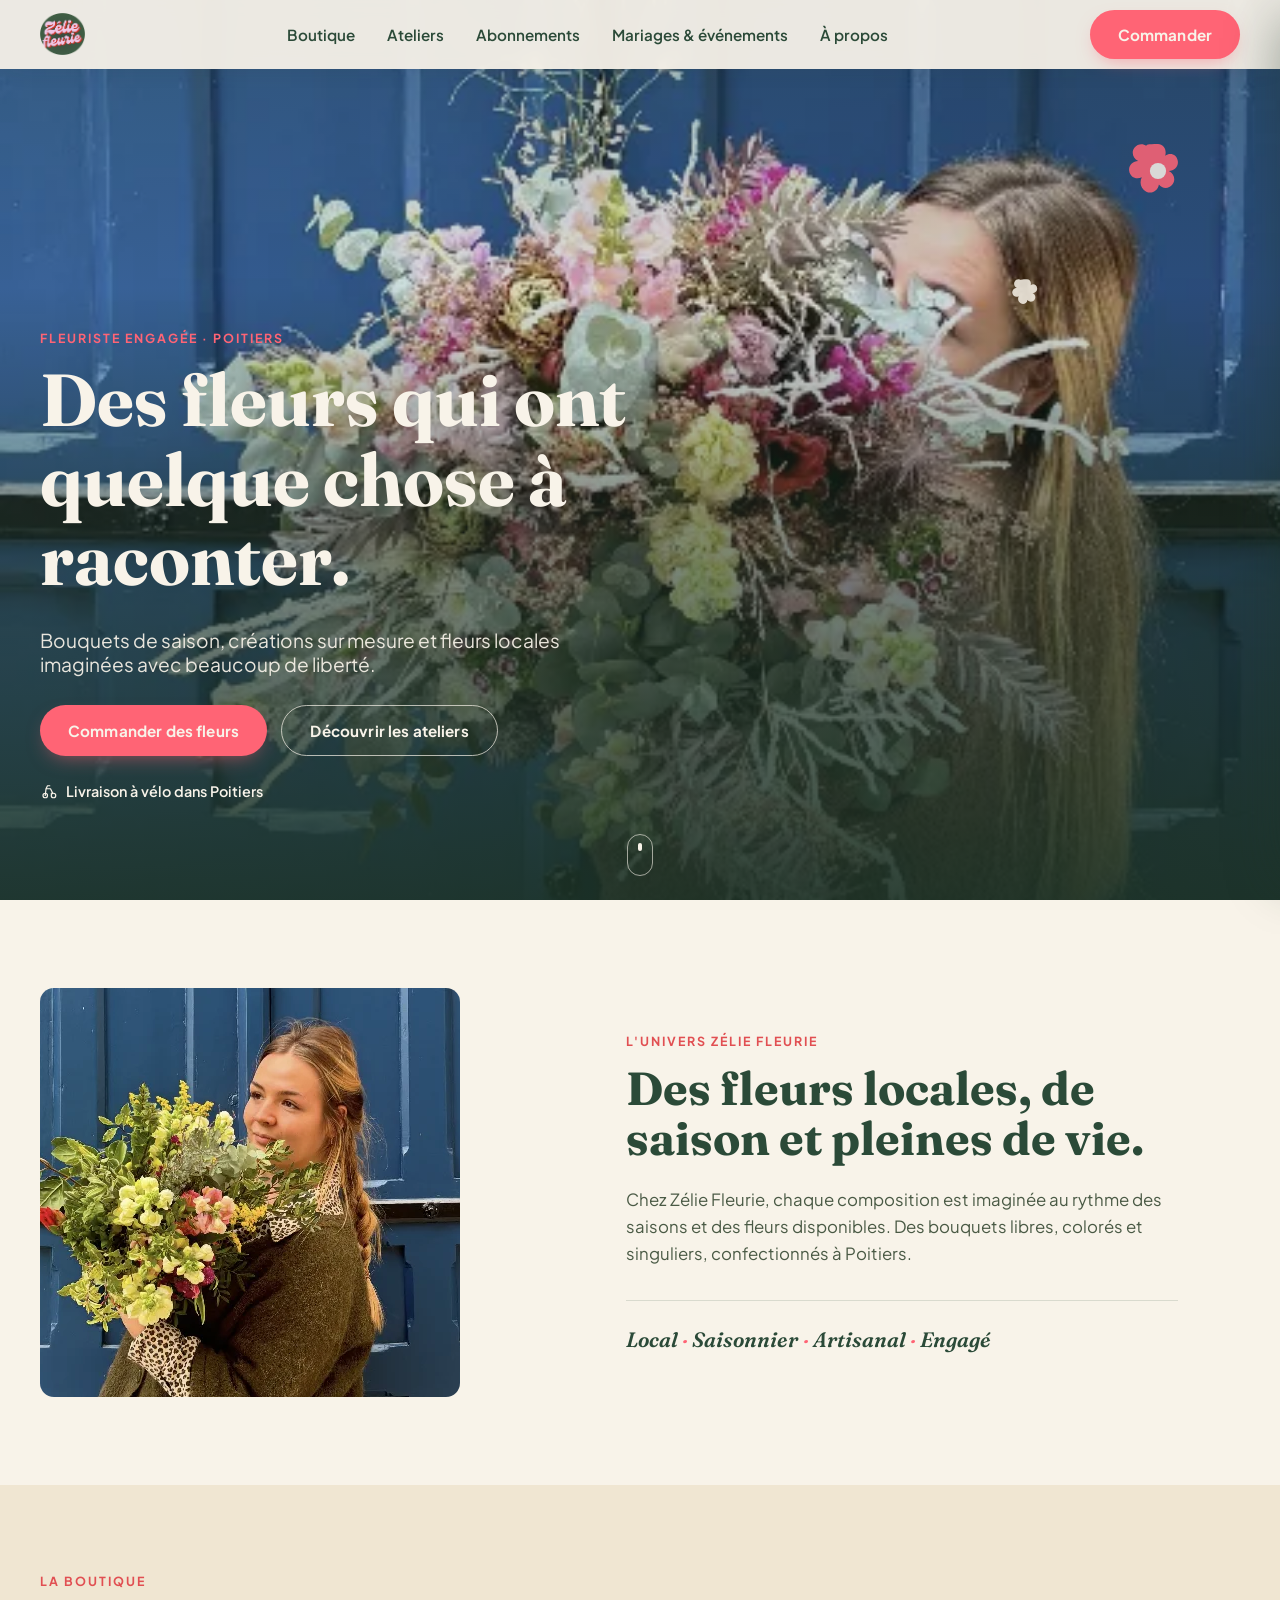
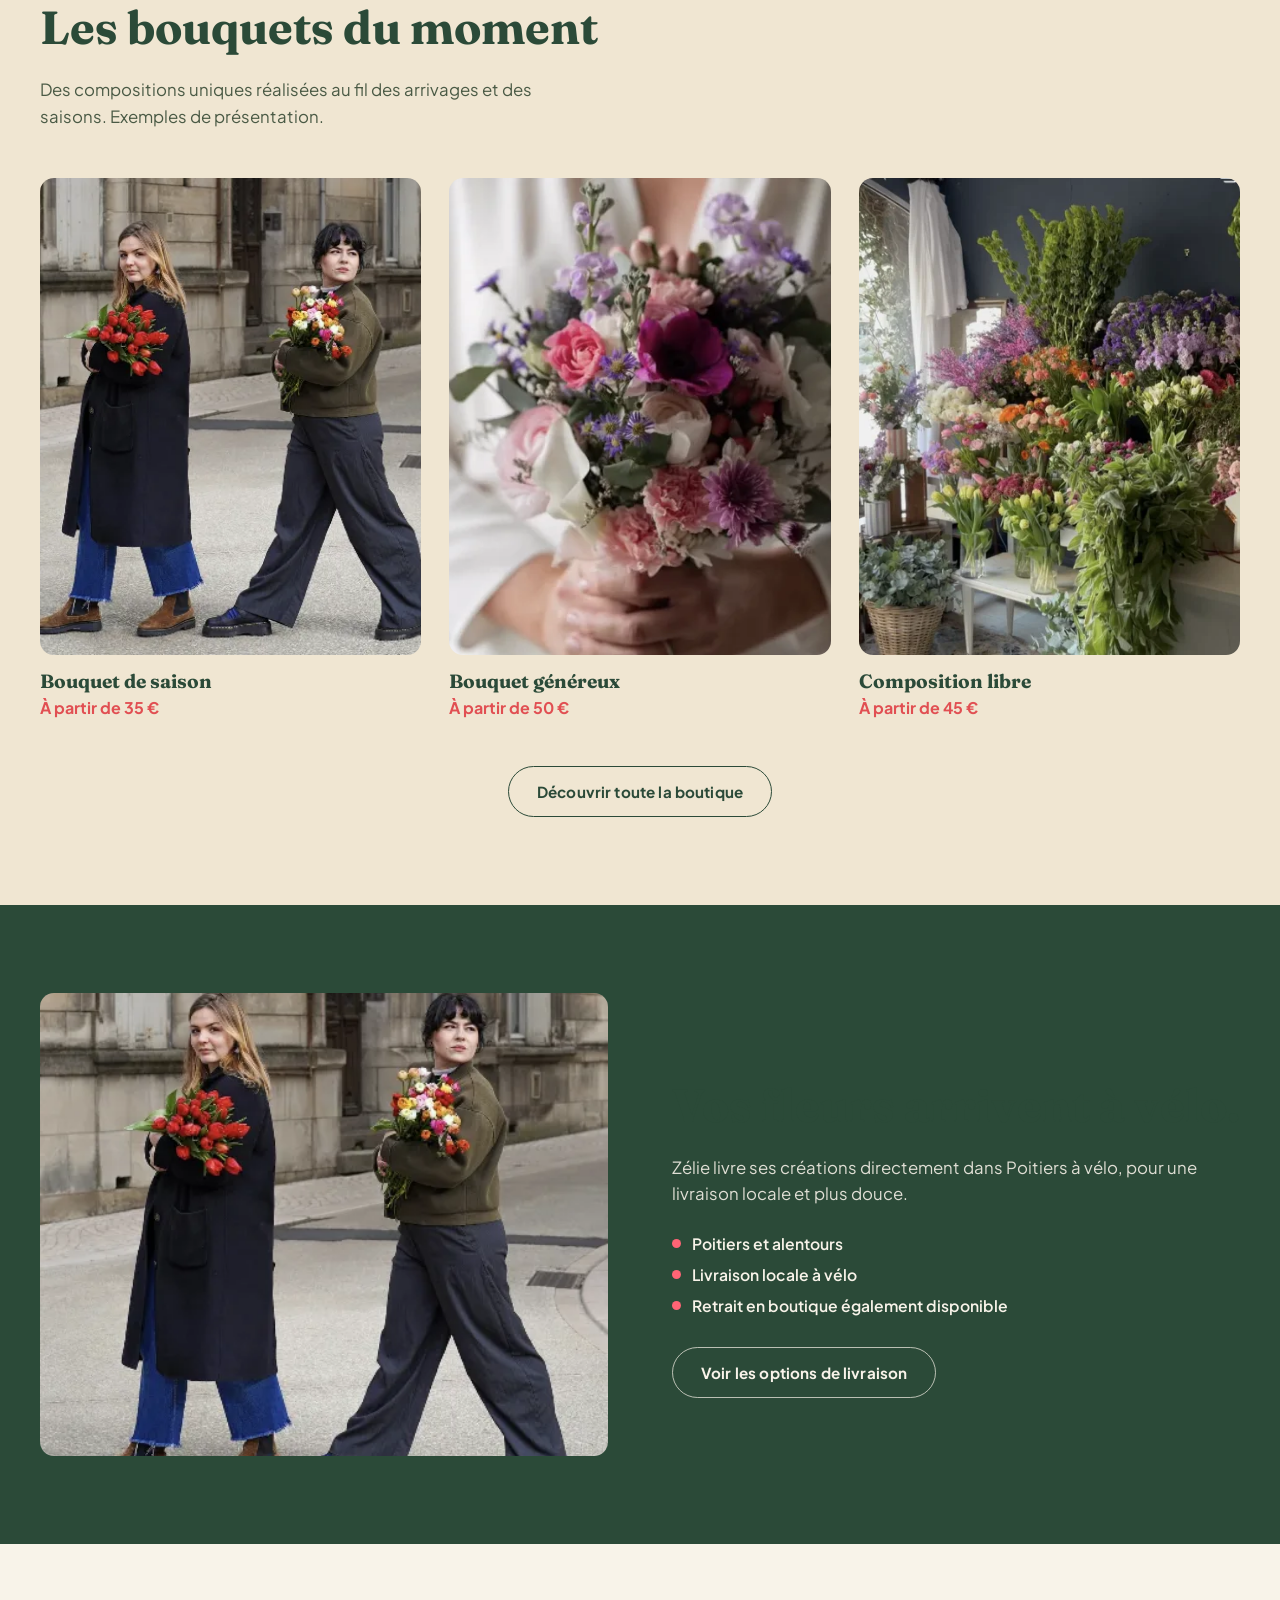
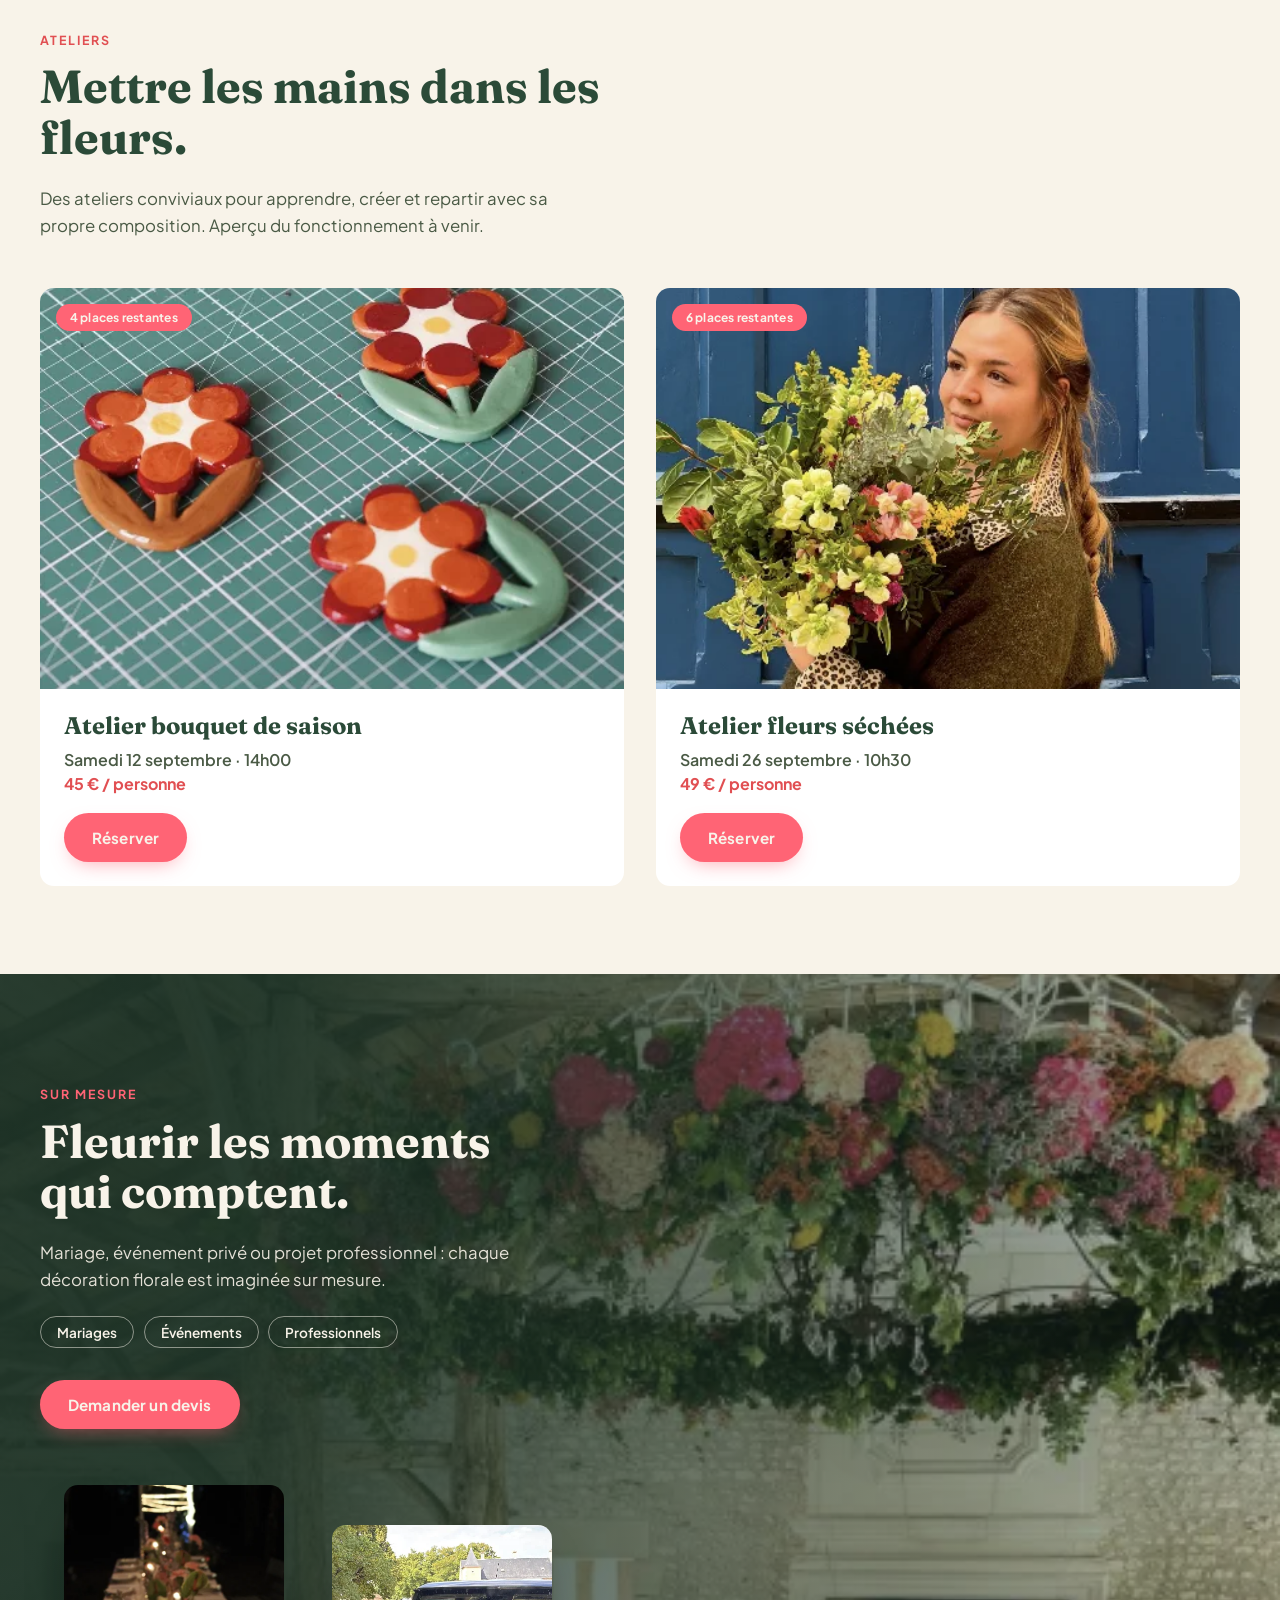
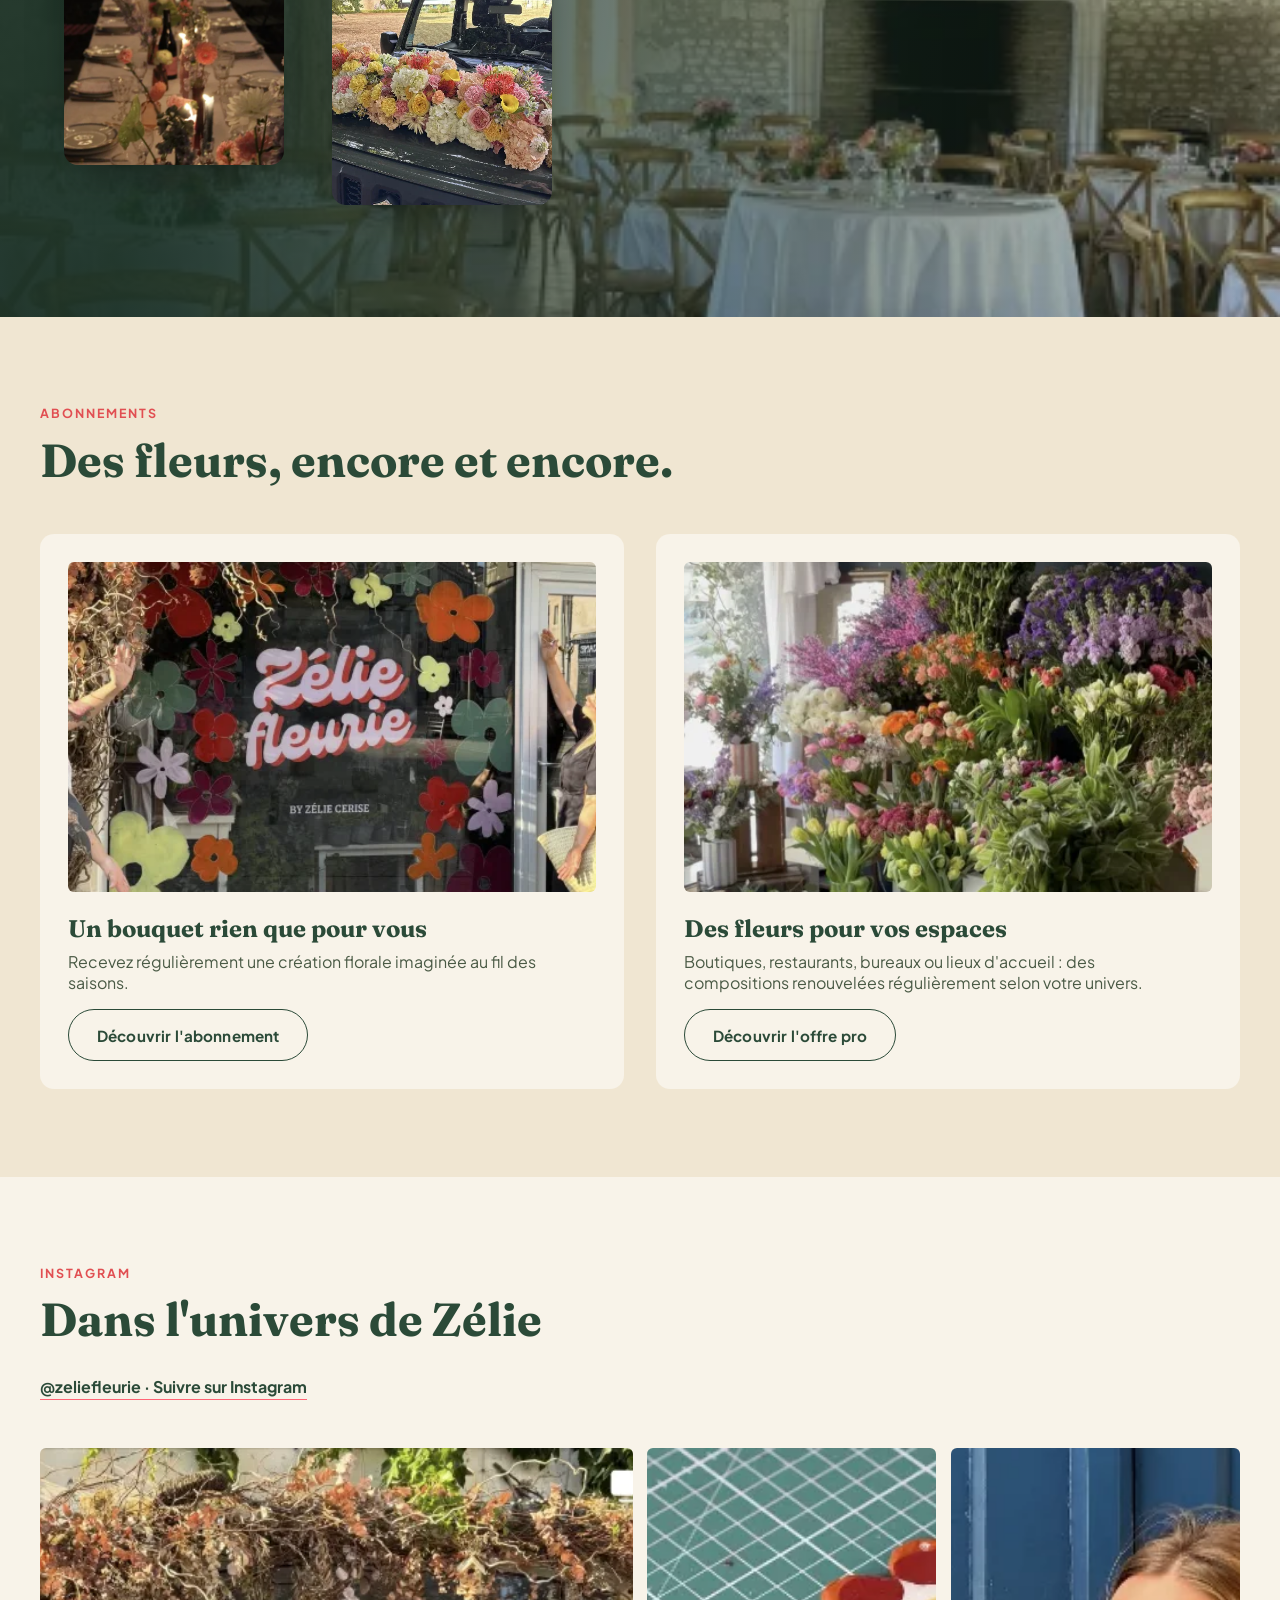
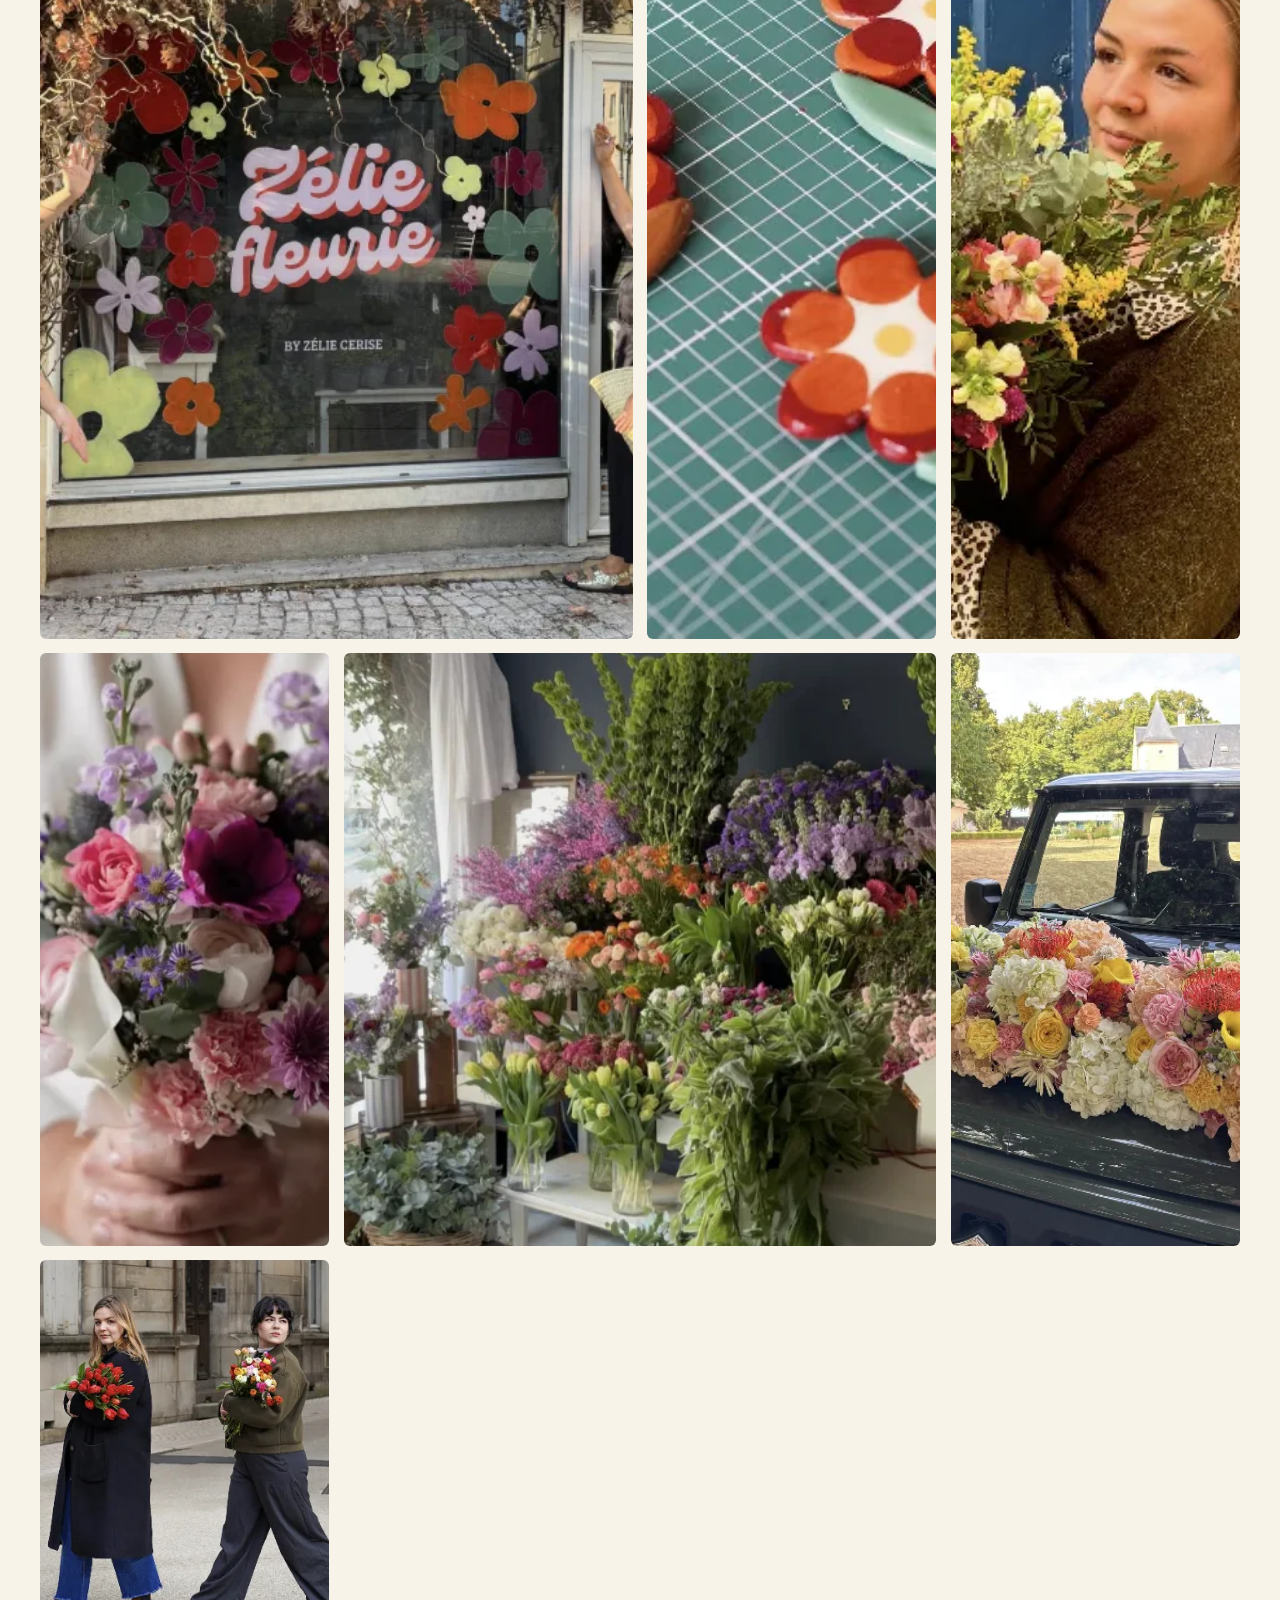
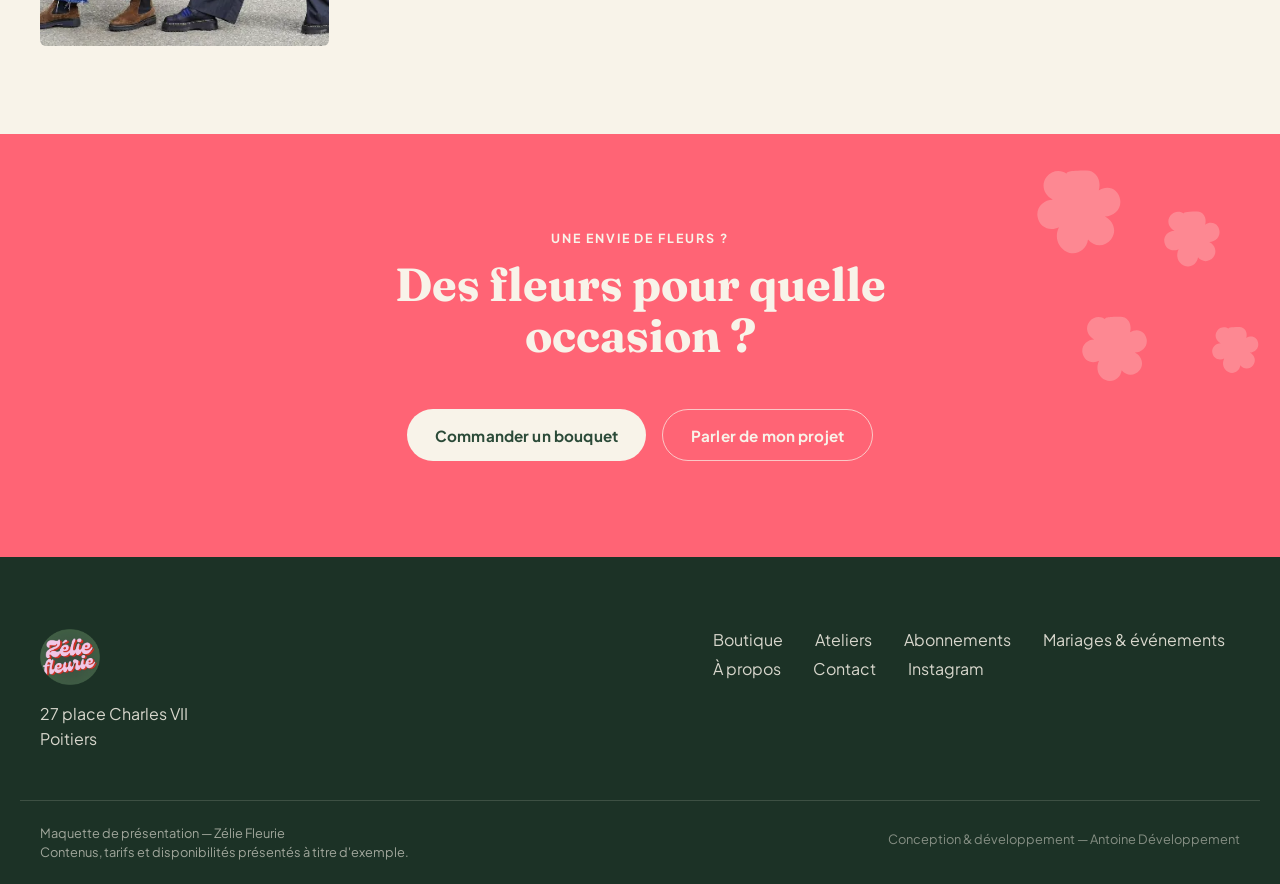
<file: index.html>
<!DOCTYPE html>
<html lang="fr">
<head>
<meta charset="UTF-8">
<meta name="viewport" content="width=device-width, initial-scale=1.0">
<title>Zélie Fleurie — Fleuriste engagée à Poitiers</title>
<meta name="description" content="Maquette de présentation — Zélie Fleurie, fleuriste engagée à Poitiers. Bouquets de saison, créations sur mesure, ateliers floraux, mariages, abonnements et livraison à vélo.">
<meta name="robots" content="noindex, nofollow">
<link rel="icon" href="assets/logo.png" type="image/png">

<link rel="preconnect" href="https://fonts.googleapis.com">
<link rel="preconnect" href="https://fonts.gstatic.com" crossorigin>
<link href="https://fonts.googleapis.com/css2?family=Fraunces:ital,opsz,wght@0,9..144,500;0,9..144,600;0,9..144,700;0,9..144,800;0,9..144,900;1,9..144,500;1,9..144,600&family=Plus+Jakarta+Sans:wght@400;500;600;700;800&display=swap" rel="stylesheet">

<link rel="stylesheet" href="css/style.css">

<!-- Ajoute js-enabled avant le premier rendu pour éviter tout flash des animations reveal -->
<script>document.documentElement.classList.add('js-enabled');</script>
</head>
<body>

<a class="skip-link" href="#main">Aller au contenu</a>

<!-- ============ HEADER ============ -->
<header class="site-header" id="site-header">
  <div class="header-inner container">
    <a class="brand" href="#top" aria-label="Zélie Fleurie — accueil">
      <img src="assets/logo.png" alt="Zélie Fleurie" width="189" height="177" class="brand-logo" decoding="async">
    </a>

    <nav class="main-nav" id="main-nav" aria-label="Navigation principale">
      <ul>
        <li><a href="#boutique">Boutique</a></li>
        <li><a href="#ateliers">Ateliers</a></li>
        <li><a href="#abonnements">Abonnements</a></li>
        <li><a href="#mariages">Mariages &amp; événements</a></li>
        <li><a href="#a-propos">À propos</a></li>
      </ul>
    </nav>

    <div class="header-actions">
      <a href="#boutique" class="btn btn-pink header-cta">Commander</a>
      <button class="icon-btn cart-btn" type="button" id="cart-toggle" aria-label="Ouvrir l'aperçu du panier" aria-haspopup="dialog" aria-controls="cart-drawer" aria-expanded="false">
        <svg viewBox="0 0 24 24" width="22" height="22" aria-hidden="true"><path d="M6 7h15l-1.5 9.5a2 2 0 0 1-2 1.7H8.7a2 2 0 0 1-2-1.7L5 4H2" fill="none" stroke="currentColor" stroke-width="1.8" stroke-linecap="round" stroke-linejoin="round"/><circle cx="9.5" cy="20.5" r="1.4" fill="currentColor"/><circle cx="17.5" cy="20.5" r="1.4" fill="currentColor"/></svg>
      </button>
      <button class="icon-btn menu-toggle" type="button" id="menu-toggle" aria-label="Ouvrir le menu" aria-expanded="false" aria-controls="mobile-nav">
        <span class="burger"></span>
      </button>
    </div>
  </div>

  <!-- Mobile nav panel -->
  <div class="mobile-nav" id="mobile-nav" aria-hidden="true" inert>
    <nav aria-label="Navigation mobile">
      <ul>
        <li><a href="#boutique">Boutique</a></li>
        <li><a href="#ateliers">Ateliers</a></li>
        <li><a href="#abonnements">Abonnements</a></li>
        <li><a href="#mariages">Mariages &amp; événements</a></li>
        <li><a href="#a-propos">À propos</a></li>
      </ul>
    </nav>
    <a href="#boutique" class="btn btn-pink mobile-cta">Commander</a>
  </div>
</header>

<div class="drawer-backdrop" id="drawer-backdrop"></div>

<main id="main">

  <span id="top" class="anchor-sentinel"></span>

  <!-- ============ HERO ============ -->
  <section class="hero" id="hero">
    <div class="hero-media">
      <picture>
        <source srcset="assets/hero-bouquet-porte-bleue.webp" type="image/webp">
        <img src="assets/hero-bouquet-porte-bleue.jpg" alt="Bouquet généreux de fleurs séchées devant la porte bleue emblématique de la boutique Zélie Fleurie" width="457" height="363" class="hero-img" fetchpriority="high" decoding="async">
      </picture>
      <div class="hero-scrim"></div>
    </div>

    <svg class="hero-flora hero-flora-1" viewBox="0 0 100 100" aria-hidden="true"><use href="#flower-shape"/></svg>
    <svg class="hero-flora hero-flora-2" viewBox="0 0 100 100" aria-hidden="true"><use href="#flower-shape"/></svg>

    <div class="hero-content container">
      <p class="eyebrow reveal" data-reveal>Fleuriste engagée · Poitiers</p>
      <h1 class="hero-title reveal" data-reveal>Des fleurs qui ont quelque chose à raconter.</h1>
      <p class="hero-subtitle reveal" data-reveal>Bouquets de saison, créations sur mesure et fleurs locales imaginées avec beaucoup de liberté.</p>

      <div class="hero-actions reveal" data-reveal>
        <a href="#boutique" class="btn btn-pink">Commander des fleurs</a>
        <a href="#ateliers" class="btn btn-outline-light">Découvrir les ateliers</a>
      </div>

      <p class="hero-note reveal" data-reveal>
        <svg viewBox="0 0 24 24" width="18" height="18" aria-hidden="true"><circle cx="7" cy="18" r="3" fill="none" stroke="currentColor" stroke-width="1.6"/><circle cx="18" cy="18" r="3" fill="none" stroke="currentColor" stroke-width="1.6"/><path d="M7 18l1-9h6l3 6h-2M8 9l2-4h3" fill="none" stroke="currentColor" stroke-width="1.6" stroke-linecap="round" stroke-linejoin="round"/></svg>
        Livraison à vélo dans Poitiers
      </p>
    </div>

    <div class="scroll-hint" aria-hidden="true"><span></span></div>
  </section>

  <!-- ============ UNIVERS ZÉLIE ============ -->
  <section class="manifesto" id="a-propos">
    <div class="container manifesto-grid">
      <div class="manifesto-media reveal" data-reveal>
        <picture>
          <source srcset="assets/zelie-portrait.webp" type="image/webp">
          <img src="assets/zelie-portrait.jpg" alt="Zélie, fleuriste, avec un bouquet devant la porte bleue de sa boutique à Poitiers" width="463" height="409" loading="lazy" decoding="async">
        </picture>
      </div>

      <div class="manifesto-text">
        <p class="eyebrow eyebrow-dark reveal" data-reveal>L'univers Zélie Fleurie</p>
        <h2 class="reveal" data-reveal>Des fleurs locales, de saison et pleines de vie.</h2>
        <p class="lead reveal" data-reveal>Chez Zélie Fleurie, chaque composition est imaginée au rythme des saisons et des fleurs disponibles. Des bouquets libres, colorés et singuliers, confectionnés à Poitiers.</p>

        <ul class="word-tags reveal" data-reveal>
          <li>Local</li>
          <li>Saisonnier</li>
          <li>Artisanal</li>
          <li>Engagé</li>
        </ul>
      </div>
    </div>
  </section>

  <!-- ============ BOUTIQUE ============ -->
  <section class="shop" id="boutique">
    <div class="container">
      <div class="section-head reveal" data-reveal>
        <p class="eyebrow eyebrow-dark">La boutique</p>
        <h2>Les bouquets du moment</h2>
        <p class="lead">Des compositions uniques réalisées au fil des arrivages et des saisons. Exemples de présentation.</p>
      </div>

      <div class="product-grid">
        <article class="product-card reveal" data-reveal>
          <button type="button" class="product-media" data-demo-action data-demo-message="La fiche produit détaillée sera disponible dans la boutique en ligne.">
            <picture>
              <source srcset="assets/duo-bouquets-rue.webp" type="image/webp">
              <img src="assets/duo-bouquets-rue.jpg" alt="Bouquets colorés de saison portés en ville" width="459" height="463" loading="lazy" decoding="async">
            </picture>
            <span class="product-cta">Voir le bouquet</span>
          </button>
          <div class="product-info">
            <h3>Bouquet de saison</h3>
            <p>À partir de 35&nbsp;€</p>
          </div>
        </article>

        <article class="product-card reveal" data-reveal>
          <button type="button" class="product-media" data-demo-action data-demo-message="La fiche produit détaillée sera disponible dans la boutique en ligne.">
            <picture>
              <source srcset="assets/wedding-bouquet-detail.webp" type="image/webp">
              <img src="assets/wedding-bouquet-detail.jpg" alt="Bouquet généreux aux tons roses et violets" width="463" height="499" loading="lazy" decoding="async">
            </picture>
            <span class="product-cta">Voir le bouquet</span>
          </button>
          <div class="product-info">
            <h3>Bouquet généreux</h3>
            <p>À partir de 50&nbsp;€</p>
          </div>
        </article>

        <article class="product-card reveal" data-reveal>
          <button type="button" class="product-media" data-demo-action data-demo-message="La fiche produit détaillée sera disponible dans la boutique en ligne.">
            <picture>
              <source srcset="assets/shop-interior.webp" type="image/webp">
              <img src="assets/shop-interior.jpg" alt="Composition libre et colorée réalisée en boutique" width="457" height="550" loading="lazy" decoding="async">
            </picture>
            <span class="product-cta">Voir le bouquet</span>
          </button>
          <div class="product-info">
            <h3>Composition libre</h3>
            <p>À partir de 45&nbsp;€</p>
          </div>
        </article>
      </div>

      <div class="section-cta reveal" data-reveal>
        <button type="button" class="btn btn-outline-dark" data-demo-action data-demo-message="La boutique complète sera disponible après le lancement du site.">Découvrir toute la boutique</button>
      </div>
    </div>
  </section>

  <!-- ============ LIVRAISON À VÉLO ============ -->
  <section class="delivery">
    <div class="container delivery-grid">
      <div class="delivery-media reveal" data-reveal>
        <picture>
          <source srcset="assets/duo-bouquets-rue.webp" type="image/webp">
          <img src="assets/duo-bouquets-rue.jpg" alt="Deux personnes portant des bouquets colorés dans les rues de Poitiers" width="459" height="463" loading="lazy" decoding="async">
        </picture>
      </div>

      <div class="delivery-text">
        <p class="eyebrow reveal" data-reveal>Livraison</p>
        <h2 class="reveal" data-reveal>Vos fleurs arrivent à vélo.</h2>
        <p class="lead reveal" data-reveal>Zélie livre ses créations directement dans Poitiers à vélo, pour une livraison locale et plus douce.</p>

        <ul class="check-list reveal" data-reveal>
          <li>Poitiers et alentours</li>
          <li>Livraison locale à vélo</li>
          <li>Retrait en boutique également disponible</li>
        </ul>

        <button type="button" class="btn btn-outline-light reveal" data-reveal data-demo-action data-demo-message="Les options de livraison seront disponibles sur le site final.">Voir les options de livraison</button>
      </div>
    </div>
  </section>

  <!-- ============ ATELIERS ============ -->
  <section class="workshops" id="ateliers">
    <div class="container">
      <div class="section-head reveal" data-reveal>
        <p class="eyebrow eyebrow-dark">Ateliers</p>
        <h2>Mettre les mains dans les fleurs.</h2>
        <p class="lead">Des ateliers conviviaux pour apprendre, créer et repartir avec sa propre composition. Aperçu du fonctionnement à venir.</p>
      </div>

      <div class="workshop-grid">
        <article class="workshop-card reveal" data-reveal>
          <div class="workshop-media">
            <picture>
              <source srcset="assets/craft-detail.webp" type="image/webp">
              <img src="assets/craft-detail.jpg" alt="Détail d'une composition florale réalisée à la main, en atelier" width="456" height="429" loading="lazy" decoding="async">
            </picture>
            <span class="badge badge-pink">4 places restantes</span>
          </div>
          <div class="workshop-info">
            <h3>Atelier bouquet de saison</h3>
            <p class="workshop-meta">Samedi 12 septembre · 14h00</p>
            <p class="workshop-price">45&nbsp;€ / personne</p>
            <button type="button" class="btn btn-pink" data-demo-action data-demo-message="La réservation et le paiement en ligne seront disponibles sur le site final.">Réserver</button>
          </div>
        </article>

        <article class="workshop-card reveal" data-reveal>
          <div class="workshop-media">
            <picture>
              <source srcset="assets/zelie-portrait.webp" type="image/webp">
              <img src="assets/zelie-portrait.jpg" alt="Zélie avec un bouquet, animatrice des ateliers floraux" width="463" height="409" loading="lazy" decoding="async">
            </picture>
            <span class="badge badge-pink">6 places restantes</span>
          </div>
          <div class="workshop-info">
            <h3>Atelier fleurs séchées</h3>
            <p class="workshop-meta">Samedi 26 septembre · 10h30</p>
            <p class="workshop-price">49&nbsp;€ / personne</p>
            <button type="button" class="btn btn-pink" data-demo-action data-demo-message="La réservation et le paiement en ligne seront disponibles sur le site final.">Réserver</button>
          </div>
        </article>
      </div>
    </div>
  </section>

  <!-- ============ MARIAGES & ÉVÉNEMENTS ============ -->
  <section class="wedding" id="mariages">
    <div class="wedding-bg">
      <picture>
        <source srcset="assets/wedding-hall.webp" type="image/webp">
        <img src="assets/wedding-hall.jpg" alt="Décoration florale suspendue au-dessus d'une salle de réception de mariage" width="456" height="528" loading="lazy" decoding="async">
      </picture>
      <div class="wedding-scrim"></div>
    </div>

    <div class="container wedding-inner">
      <div class="wedding-panel reveal" data-reveal>
        <p class="eyebrow">Sur mesure</p>
        <h2>Fleurir les moments qui comptent.</h2>
        <p class="lead">Mariage, événement privé ou projet professionnel&nbsp;: chaque décoration florale est imaginée sur mesure.</p>

        <ul class="tag-row">
          <li>Mariages</li>
          <li>Événements</li>
          <li>Professionnels</li>
        </ul>

        <button type="button" class="btn btn-pink" data-demo-action data-demo-message="Le formulaire de devis sera disponible dans la version finale.">Demander un devis</button>
      </div>
    </div>

    <div class="wedding-thumbs">
      <picture>
        <source srcset="assets/wedding-table-night.webp" type="image/webp">
        <img src="assets/wedding-table-night.jpg" alt="Table de mariage dressée en soirée, décorée de fleurs et bougies" width="466" height="586" loading="lazy" decoding="async" class="reveal" data-reveal>
      </picture>
      <picture>
        <source srcset="assets/wedding-car.webp" type="image/webp">
        <img src="assets/wedding-car.jpg" alt="Fleurs de mariage installées sur le capot d'un véhicule" width="462" height="556" loading="lazy" decoding="async" class="reveal" data-reveal>
      </picture>
    </div>
  </section>

  <!-- ============ ABONNEMENTS ============ -->
  <section class="subscriptions" id="abonnements">
    <div class="container">
      <div class="section-head reveal" data-reveal>
        <p class="eyebrow eyebrow-dark">Abonnements</p>
        <h2>Des fleurs, encore et encore.</h2>
      </div>

      <div class="subscription-grid">
        <article class="subscription-panel reveal" data-reveal>
          <div class="subscription-media">
            <picture>
              <source srcset="assets/shop-window.webp" type="image/webp">
              <img src="assets/shop-window.jpg" alt="Vitrine fleurie de la boutique Zélie Fleurie" width="463" height="562" loading="lazy" decoding="async">
            </picture>
          </div>
          <h3>Un bouquet rien que pour vous</h3>
          <p>Recevez régulièrement une création florale imaginée au fil des saisons.</p>
          <button type="button" class="btn btn-outline-dark" data-demo-action data-demo-message="Les abonnements seront disponibles dans la version finale du site.">Découvrir l'abonnement</button>
        </article>

        <article class="subscription-panel reveal" data-reveal>
          <div class="subscription-media">
            <picture>
              <source srcset="assets/shop-interior.webp" type="image/webp">
              <img src="assets/shop-interior.jpg" alt="Fleurs fraîches variées présentées en boutique" width="457" height="550" loading="lazy" decoding="async">
            </picture>
          </div>
          <h3>Des fleurs pour vos espaces</h3>
          <p>Boutiques, restaurants, bureaux ou lieux d'accueil&nbsp;: des compositions renouvelées régulièrement selon votre univers.</p>
          <button type="button" class="btn btn-outline-dark" data-demo-action data-demo-message="Les abonnements seront disponibles dans la version finale du site.">Découvrir l'offre pro</button>
        </article>
      </div>
    </div>
  </section>

  <!-- ============ GALERIE ============ -->
  <section class="gallery">
    <div class="container">
      <div class="section-head reveal" data-reveal>
        <p class="eyebrow eyebrow-dark">Instagram</p>
        <h2>Dans l'univers de Zélie</h2>
        <button type="button" class="instagram-link" data-demo-action data-demo-message="Le lien Instagram sera ajouté avec l'URL officielle de Zélie.">@zeliefleurie · Suivre sur Instagram</button>
      </div>

      <div class="gallery-grid">
        <div class="gallery-item span-2 tall reveal" data-reveal>
          <picture>
            <source srcset="assets/shop-window.webp" type="image/webp">
            <img src="assets/shop-window.jpg" alt="Vitrine de la boutique Zélie Fleurie décorée de fleurs en papier" width="463" height="562" loading="lazy" decoding="async">
          </picture>
        </div>
        <div class="gallery-item reveal" data-reveal>
          <picture>
            <source srcset="assets/craft-detail.webp" type="image/webp">
            <img src="assets/craft-detail.jpg" alt="Petites fleurs en céramique faites main" width="456" height="429" loading="lazy" decoding="async">
          </picture>
        </div>
        <div class="gallery-item reveal" data-reveal>
          <picture>
            <source srcset="assets/zelie-portrait.webp" type="image/webp">
            <img src="assets/zelie-portrait.jpg" alt="Portrait de Zélie avec un bouquet" width="463" height="409" loading="lazy" decoding="async">
          </picture>
        </div>
        <div class="gallery-item tall reveal" data-reveal>
          <picture>
            <source srcset="assets/wedding-bouquet-detail.webp" type="image/webp">
            <img src="assets/wedding-bouquet-detail.jpg" alt="Bouquet de mariée aux tons roses et violets" width="463" height="499" loading="lazy" decoding="async">
          </picture>
        </div>
        <div class="gallery-item span-2 reveal" data-reveal>
          <picture>
            <source srcset="assets/shop-interior.webp" type="image/webp">
            <img src="assets/shop-interior.jpg" alt="Intérieur fleuri de la boutique" width="457" height="550" loading="lazy" decoding="async">
          </picture>
        </div>
        <div class="gallery-item reveal" data-reveal>
          <picture>
            <source srcset="assets/wedding-car.webp" type="image/webp">
            <img src="assets/wedding-car.jpg" alt="Fleurs de mariage sur un véhicule" width="462" height="556" loading="lazy" decoding="async">
          </picture>
        </div>
        <div class="gallery-item tall reveal" data-reveal>
          <picture>
            <source srcset="assets/duo-bouquets-rue.webp" type="image/webp">
            <img src="assets/duo-bouquets-rue.jpg" alt="Deux personnes portant des bouquets colorés dans la rue" width="459" height="463" loading="lazy" decoding="async">
          </picture>
        </div>
      </div>
    </div>
  </section>

  <!-- ============ CTA FINAL ============ -->
  <section class="final-cta">
    <div class="container final-cta-inner">
      <svg class="final-cta-flora" viewBox="0 0 200 200" aria-hidden="true">
        <use href="#flower-cluster"/>
      </svg>
      <p class="eyebrow reveal" data-reveal>Une envie de fleurs&nbsp;?</p>
      <h2 class="reveal" data-reveal>Des fleurs pour quelle occasion&nbsp;?</h2>
      <div class="final-cta-actions reveal" data-reveal>
        <a href="#boutique" class="btn btn-cream">Commander un bouquet</a>
        <button type="button" class="btn btn-outline-light" data-demo-action data-demo-message="Le formulaire de contact sera disponible dans la version finale.">Parler de mon projet</button>
      </div>
    </div>
  </section>

</main>

<!-- ============ FOOTER ============ -->
<footer class="site-footer">
  <div class="container footer-grid">
    <div class="footer-brand">
      <img src="assets/logo.png" alt="Zélie Fleurie" width="189" height="177" class="footer-logo" loading="lazy" decoding="async">
      <address>
        27 place Charles VII<br>
        Poitiers
      </address>
    </div>

    <nav class="footer-nav" aria-label="Liens du site">
      <ul>
        <li><a href="#boutique">Boutique</a></li>
        <li><a href="#ateliers">Ateliers</a></li>
        <li><a href="#abonnements">Abonnements</a></li>
        <li><a href="#mariages">Mariages &amp; événements</a></li>
        <li><a href="#a-propos">À propos</a></li>
        <li><button type="button" data-demo-action data-demo-message="Le formulaire de contact sera disponible dans la version finale.">Contact</button></li>
        <li><button type="button" data-demo-action data-demo-message="Le lien Instagram sera ajouté avec l'URL officielle de Zélie.">Instagram</button></li>
      </ul>
    </nav>
  </div>

  <div class="footer-bottom container">
    <div class="footer-bottom-lines">
      <p>Maquette de présentation — Zélie Fleurie</p>
      <p class="footer-note">Contenus, tarifs et disponibilités présentés à titre d'exemple.</p>
    </div>
    <p class="footer-credit">Conception &amp; développement — Antoine Développement</p>
  </div>
</footer>

<!-- Panier de démonstration -->
<aside class="cart-drawer" id="cart-drawer" role="dialog" aria-modal="true" aria-labelledby="cart-drawer-title" aria-hidden="true" inert>
  <div class="cart-drawer-head">
    <h2 id="cart-drawer-title">Votre panier</h2>
    <button type="button" class="icon-btn" id="cart-drawer-close" aria-label="Fermer le panier">
      <svg viewBox="0 0 24 24" width="20" height="20" aria-hidden="true"><path d="M5 5l14 14M19 5L5 19" fill="none" stroke="currentColor" stroke-width="1.8" stroke-linecap="round"/></svg>
    </button>
  </div>
  <div class="cart-drawer-body">
    <p>Votre panier est vide pour le moment.</p>
    <p>La boutique complète et le paiement en ligne seront disponibles dans la version finale du site.</p>
  </div>
  <button type="button" class="btn btn-outline-dark cart-drawer-dismiss">Fermer</button>
</aside>

<!-- Toasts de démonstration -->
<div class="toast-region" id="toast-region" role="status" aria-live="polite" aria-atomic="true"></div>

<!-- Reusable inline SVG shapes -->
<svg width="0" height="0" style="position:absolute" aria-hidden="true">
  <defs>
    <g id="flower-shape">
      <path d="M50 20c6 0 10 6 8 13 6-4 13-1 14 6 1 6-4 11-10 11 6 3 8 10 4 15-4 5-11 5-15 0-1 7-8 11-14 8-6-3-8-10-5-16-6 3-13 0-14-7-1-6 4-11 10-11-6-3-8-10-4-15 3-4 9-5 13-2 0-1 1-2 13-2z" fill="currentColor"/>
      <circle cx="50" cy="50" r="9" fill="var(--color-cream)"/>
    </g>
    <g id="flower-cluster">
      <use href="#flower-shape" transform="translate(0,0) scale(0.9)" fill="var(--color-pink)"/>
      <use href="#flower-shape" transform="translate(80,30) scale(0.6)" fill="var(--color-cream)"/>
      <use href="#flower-shape" transform="translate(30,90) scale(0.7)" fill="var(--color-green-light)"/>
      <use href="#flower-shape" transform="translate(110,100) scale(0.5)" fill="var(--color-cream)"/>
    </g>
  </defs>
</svg>

<script src="js/main.js"></script>
</body>
</html>
</file>
<file: css/style.css>
/* ==========================================================================
   Zélie Fleurie — maquette commerciale
   Palette construite à partir du logo : vert forêt, rose corail, crème,
   bleu porte. Typo : Fraunces (titres) + Plus Jakarta Sans (texte).
   ========================================================================== */

:root {
  --color-green: #2b4a38;
  --color-green-deep: #1c3226;
  --color-green-light: #7fa583;
  --color-pink: #ff6475;
  --color-pink-deep: #e14f52;
  --color-cream: #f8f3e9;
  --color-cream-warm: #f0e6d2;
  --color-blue: #2e4f76;
  --color-ink: #22301f;
  --color-ink-soft: #4a5a45;

  --font-display: "Fraunces", "Iowan Old Style", Georgia, serif;
  --font-body: "Plus Jakarta Sans", -apple-system, BlinkMacSystemFont, "Segoe UI", sans-serif;

  --container-w: 1240px;
  --radius-sm: 6px;
  --radius-md: 14px;
  --header-offset: 92px;

  --ease: cubic-bezier(0.22, 1, 0.36, 1);
  --dur: 0.7s;
}

/* ---------- Reset ---------- */
*,
*::before,
*::after { box-sizing: border-box; }

html {
  scroll-behavior: smooth;
  /* Off-canvas panels (mobile nav, cart drawer) use position:fixed +
     transform to sit just off the right edge when closed; their containing
     block is the viewport, so only the root's own overflow-x can clip them
     (body's overflow-x alone is not enough to stop the phantom h-scroll). */
  overflow-x: hidden;
}

@media (prefers-reduced-motion: reduce) {
  html { scroll-behavior: auto; }
  *, *::before, *::after {
    animation-duration: 0.001ms !important;
    animation-iteration-count: 1 !important;
    transition-duration: 0.001ms !important;
    scroll-behavior: auto !important;
  }
}

body {
  margin: 0;
  font-family: var(--font-body);
  color: var(--color-ink);
  background: var(--color-cream);
  -webkit-font-smoothing: antialiased;
  overflow-x: hidden;
}

img { max-width: 100%; display: block; }

/* <picture> is a layout no-op: every existing image rule keeps targeting
   the <img> itself, whether or not it's wrapped in a <picture>/<source>. */
picture { display: contents; }

a { color: inherit; text-decoration: none; }

ul { list-style: none; margin: 0; padding: 0; }

button {
  font: inherit;
  background: none;
  border: none;
  margin: 0;
  padding: 0;
  text-align: inherit;
  cursor: pointer;
  color: inherit;
}

:focus-visible {
  outline: 2.5px solid var(--color-pink);
  outline-offset: 3px;
  border-radius: 4px;
}

h1, h2, h3 {
  font-family: var(--font-display);
  font-weight: 700;
  line-height: 1.08;
  margin: 0 0 0.5em;
  color: var(--color-green);
}

p { margin: 0 0 1em; }

.container {
  width: 100%;
  max-width: var(--container-w);
  margin-inline: auto;
  padding-inline: 1.25rem;
}

.skip-link {
  position: absolute;
  left: -999px;
  top: 0;
  background: var(--color-cream);
  color: var(--color-green);
  padding: 0.75rem 1.25rem;
  z-index: 999;
  border-radius: 0 0 var(--radius-sm) 0;
}
.skip-link:focus { left: 0; }

.anchor-sentinel { display: block; height: 0; }

/* Keep anchored sections from hiding under the fixed header when jumped to */
section[id] { scroll-margin-top: var(--header-offset); }

/* ---------- Typography helpers ---------- */
.eyebrow {
  font-family: var(--font-body);
  font-weight: 700;
  font-size: 0.78rem;
  letter-spacing: 0.16em;
  text-transform: uppercase;
  color: var(--color-pink);
  margin: 0 0 0.9rem;
}
.eyebrow-dark { color: var(--color-pink-deep); }

.lead {
  font-size: 1.05rem;
  line-height: 1.6;
  color: var(--color-ink-soft);
  max-width: 46ch;
}

h2 { font-size: clamp(1.9rem, 5vw, 2.9rem); }
h3 { font-size: clamp(1.2rem, 3vw, 1.5rem); }

/* ---------- Buttons ---------- */
.btn {
  display: inline-flex;
  align-items: center;
  justify-content: center;
  gap: 0.5rem;
  padding: 0.95rem 1.75rem;
  border-radius: 999px;
  font-weight: 700;
  font-size: 0.95rem;
  letter-spacing: 0.01em;
  transition: transform var(--dur) var(--ease), background-color 0.3s ease, color 0.3s ease, box-shadow 0.3s ease;
  white-space: nowrap;
}
.btn:hover { transform: translateY(-2px); }
.btn:active { transform: translateY(0); }

.btn-pink {
  background: var(--color-pink);
  color: var(--color-cream);
  box-shadow: 0 8px 20px -8px rgba(255, 100, 117, 0.6);
}
.btn-pink:hover { background: var(--color-pink-deep); }

.btn-cream {
  background: var(--color-cream);
  color: var(--color-green);
}
.btn-cream:hover { background: #fff; }

.btn-outline-light {
  border: 1.5px solid rgba(248, 243, 233, 0.7);
  color: var(--color-cream);
}
.btn-outline-light:hover { background: rgba(248, 243, 233, 0.12); }

.btn-outline-dark {
  border: 1.5px solid var(--color-green);
  color: var(--color-green);
}
.btn-outline-dark:hover { background: var(--color-green); color: var(--color-cream); }

/* ---------- Reveal on scroll (progressive enhancement) ----------
   Without JS (no .js-enabled on <html>), content stays fully visible.
   With JS, main.js tags <html> before first paint and the observer
   in main.js adds .is-visible as each element enters the viewport. */
.js-enabled .reveal {
  opacity: 0;
  transform: translateY(28px);
  transition: opacity var(--dur) var(--ease), transform var(--dur) var(--ease);
}
.js-enabled .reveal.is-visible { opacity: 1; transform: translateY(0); }

@media (prefers-reduced-motion: reduce) {
  .js-enabled .reveal { opacity: 1; transform: none; transition: none; }
}

/* ==========================================================================
   HEADER
   ========================================================================== */
.site-header {
  position: fixed;
  inset: 0 0 auto 0;
  z-index: 100;
  background: transparent;
  transition: background-color 0.4s ease, box-shadow 0.4s ease, padding 0.4s ease;
}

.header-inner {
  position: relative;
  z-index: 2;
  display: flex;
  align-items: center;
  justify-content: space-between;
  padding-block: 0.9rem;
  transition: padding 0.4s ease;
}

.site-header.is-scrolled {
  background: rgba(248, 243, 233, 0.94);
  backdrop-filter: blur(8px);
  box-shadow: 0 4px 24px -8px rgba(34, 48, 31, 0.15);
}
.site-header.is-scrolled .header-inner { padding-block: 0.6rem; }

.brand-logo {
  height: 52px;
  width: auto;
  object-fit: contain;
  transition: height 0.4s ease;
}
.site-header.is-scrolled .brand-logo { height: 42px; }

.main-nav { display: none; }
.main-nav ul { display: flex; gap: 2rem; }
.main-nav a {
  font-weight: 600;
  font-size: 0.95rem;
  color: var(--color-cream);
  position: relative;
  padding-block: 0.3rem;
  transition: color 0.3s ease;
}
.site-header.is-scrolled .main-nav a { color: var(--color-green); }
.main-nav a::after {
  content: "";
  position: absolute;
  left: 0; right: 100%;
  bottom: -2px;
  height: 2px;
  background: var(--color-pink);
  transition: right 0.35s var(--ease);
}
.main-nav a:hover::after { right: 0; }

.header-actions { display: flex; align-items: center; gap: 0.6rem; }

.header-cta { display: none; }

.icon-btn {
  display: inline-flex;
  align-items: center;
  justify-content: center;
  width: 44px;
  height: 44px;
  color: var(--color-cream);
  transition: color 0.3s ease;
}
.site-header.is-scrolled .icon-btn { color: var(--color-green); }

.cart-btn { display: inline-flex; }

.burger,
.burger::before,
.burger::after {
  display: block;
  width: 22px;
  height: 2px;
  background: currentColor;
  border-radius: 2px;
  transition: transform 0.3s ease, opacity 0.3s ease;
}
.burger { position: relative; }
.burger::before,
.burger::after { content: ""; position: absolute; left: 0; }
.burger::before { top: -7px; }
.burger::after { top: 7px; }
.menu-toggle[aria-expanded="true"] .burger { background: transparent; }
.menu-toggle[aria-expanded="true"] .burger::before { transform: translateY(7px) rotate(45deg); }
.menu-toggle[aria-expanded="true"] .burger::after { transform: translateY(-7px) rotate(-45deg); }

.mobile-nav {
  position: fixed;
  inset: 0;
  background: var(--color-green);
  padding: 7rem 1.5rem 2.5rem;
  display: flex;
  flex-direction: column;
  justify-content: space-between;
  transform: translateX(100%);
  transition: transform 0.45s var(--ease);
  z-index: 1;
}
.mobile-nav.is-open { transform: translateX(0); }
.mobile-nav ul { display: flex; flex-direction: column; gap: 0.4rem; }
.mobile-nav a {
  font-family: var(--font-display);
  font-size: 2rem;
  font-weight: 600;
  color: var(--color-cream);
  display: block;
  padding-block: 0.4rem;
}
.mobile-cta { align-self: flex-start; }

@media (min-width: 960px) {
  .main-nav { display: block; }
  .header-cta { display: inline-flex; }
  .menu-toggle { display: none; }
  .cart-btn { display: none; }
}

/* ==========================================================================
   HERO
   ========================================================================== */
.hero {
  position: relative;
  min-height: 100svh;
  display: flex;
  align-items: flex-end;
  overflow: hidden;
  color: var(--color-cream);
}

.hero-media { position: absolute; inset: 0; }
.hero-img {
  width: 100%;
  height: 100%;
  object-fit: cover;
  object-position: 50% 30%;
}
.hero-scrim {
  position: absolute;
  inset: 0;
  background:
    linear-gradient(0deg, rgba(28, 50, 38, 0.92) 0%, rgba(28, 50, 38, 0.55) 42%, rgba(28, 50, 38, 0.15) 68%, rgba(28, 50, 38, 0.35) 100%);
}

.hero-flora {
  position: absolute;
  width: 90px;
  height: 90px;
  color: var(--color-pink);
  opacity: 0.85;
  z-index: 1;
  animation: float-slow 9s ease-in-out infinite;
}
.hero-flora-1 { top: 14%; right: 6%; }
.hero-flora-2 { top: 30%; right: 18%; width: 46px; height: 46px; color: var(--color-cream); animation-delay: -3s; }

@media (prefers-reduced-motion: reduce) {
  .hero-flora { animation: none; }
}

@keyframes float-slow {
  0%, 100% { transform: translateY(0) rotate(0deg); }
  50% { transform: translateY(-14px) rotate(6deg); }
}

.hero-content {
  position: relative;
  z-index: 2;
  padding-bottom: 4.5rem;
  padding-top: 8rem;
}

.hero .eyebrow { color: var(--color-pink); }

.hero-title {
  font-size: clamp(2.4rem, 8vw, 4.6rem);
  color: var(--color-cream);
  max-width: 14ch;
  margin-bottom: 0.4em;
}

.hero-subtitle {
  font-size: clamp(1rem, 2.4vw, 1.2rem);
  color: rgba(248, 243, 233, 0.92);
  max-width: 42ch;
  margin-bottom: 1.8rem;
}

.hero-actions {
  display: flex;
  flex-wrap: wrap;
  gap: 0.9rem;
  margin-bottom: 1.6rem;
}

.hero-note {
  display: inline-flex;
  align-items: center;
  gap: 0.5rem;
  font-size: 0.9rem;
  font-weight: 600;
  color: var(--color-cream);
  margin: 0;
}

.scroll-hint {
  position: absolute;
  left: 50%;
  bottom: 1.5rem;
  transform: translateX(-50%);
  width: 26px;
  height: 42px;
  border: 1.5px solid rgba(248, 243, 233, 0.6);
  border-radius: 999px;
  z-index: 2;
}
.scroll-hint span {
  position: absolute;
  left: 50%;
  top: 8px;
  width: 4px;
  height: 8px;
  background: var(--color-cream);
  border-radius: 999px;
  transform: translateX(-50%);
  animation: scroll-dot 2.2s ease-in-out infinite;
}
@keyframes scroll-dot {
  0% { opacity: 1; top: 8px; }
  70% { opacity: 0; top: 20px; }
  100% { opacity: 0; top: 8px; }
}
@media (prefers-reduced-motion: reduce) {
  .scroll-hint span { animation: none; }
}
@media (max-width: 599px) {
  .scroll-hint { display: none; }
}

@media (min-width: 700px) {
  .hero-content { padding-bottom: 6rem; }
}

/* ==========================================================================
   MANIFESTO
   ========================================================================== */
.manifesto {
  padding-block: 5.5rem;
  background: var(--color-cream);
}

.manifesto-grid {
  display: grid;
  gap: 2.5rem;
}

.manifesto-media {
  width: 100%;
  max-width: 420px;
  margin-inline: auto;
}
.manifesto-media img {
  width: 100%;
  aspect-ratio: 4 / 5;
  object-fit: cover;
  border-radius: var(--radius-md);
}

.manifesto-text { max-width: 46ch; margin-inline: auto; }

.word-tags {
  display: flex;
  flex-wrap: wrap;
  gap: 0.6rem 0.9rem;
  margin-top: 2rem;
  padding-top: 1.6rem;
  border-top: 1px solid rgba(43, 74, 56, 0.15);
}
.word-tags li {
  font-family: var(--font-display);
  font-weight: 600;
  font-style: italic;
  font-size: 1.3rem;
  color: var(--color-green);
  position: relative;
}
.word-tags li:not(:last-child)::after {
  content: "·";
  position: absolute;
  right: -0.65rem;
  color: var(--color-pink);
}

@media (min-width: 860px) {
  .manifesto-grid {
    grid-template-columns: 0.85fr 1fr;
    align-items: center;
    gap: 4rem;
  }
  .manifesto-media { margin-inline: 0; }
  .manifesto-text { margin-inline: 0; }
}

/* ==========================================================================
   SECTION HEAD (shared)
   ========================================================================== */
.section-head { max-width: 56ch; margin-bottom: 3rem; }
.section-cta { margin-top: 3rem; text-align: center; }

/* ==========================================================================
   BOUTIQUE
   ========================================================================== */
.shop { padding-block: 5.5rem; background: var(--color-cream-warm); }

.product-grid {
  display: grid;
  gap: 1.75rem;
  grid-template-columns: 1fr;
}

.product-card { display: block; }

.product-media {
  position: relative;
  display: block;
  aspect-ratio: 4 / 5;
  border-radius: var(--radius-md);
  overflow: hidden;
  margin-bottom: 1rem;
}
.product-media img {
  width: 100%;
  height: 100%;
  object-fit: cover;
  transition: transform 0.7s var(--ease);
}
.product-card:hover .product-media img { transform: scale(1.06); }

.product-cta {
  position: absolute;
  left: 1rem;
  right: 1rem;
  bottom: 1rem;
  background: var(--color-cream);
  color: var(--color-green);
  text-align: center;
  padding: 0.8rem;
  border-radius: 999px;
  font-weight: 700;
  font-size: 0.9rem;
  opacity: 0;
  transform: translateY(10px);
  transition: opacity 0.4s var(--ease), transform 0.4s var(--ease);
}
.product-card:hover .product-cta,
.product-card:focus-within .product-cta { opacity: 1; transform: translateY(0); }

.product-info h3 { margin-bottom: 0.25em; font-size: 1.2rem; }
.product-info p { margin: 0; color: var(--color-pink-deep); font-weight: 700; }

@media (min-width: 640px) {
  .product-grid { grid-template-columns: repeat(2, 1fr); }
}
@media (min-width: 960px) {
  .product-grid { grid-template-columns: repeat(3, 1fr); }
}

/* ==========================================================================
   LIVRAISON À VÉLO
   ========================================================================== */
.delivery { background: var(--color-green); color: var(--color-cream); padding-block: 5.5rem; }

.delivery-grid { display: grid; gap: 2.5rem; align-items: center; }

.delivery-media img {
  width: 100%;
  aspect-ratio: 4 / 3.4;
  object-fit: cover;
  border-radius: var(--radius-md);
}

.delivery-text .lead { color: rgba(248, 243, 233, 0.88); }

.check-list { display: flex; flex-direction: column; gap: 0.75rem; margin: 1.6rem 0 2rem; }
.check-list li {
  display: flex;
  align-items: center;
  gap: 0.7rem;
  font-weight: 600;
  font-size: 0.98rem;
}
.check-list li::before {
  content: "";
  flex-shrink: 0;
  width: 9px;
  height: 9px;
  border-radius: 50%;
  background: var(--color-pink);
}

@media (min-width: 860px) {
  .delivery-grid { grid-template-columns: 1fr 1fr; gap: 4rem; }
}

/* ==========================================================================
   ATELIERS
   ========================================================================== */
.workshops { padding-block: 5.5rem; background: var(--color-cream); }

.workshop-grid {
  display: grid;
  gap: 2rem;
  grid-template-columns: 1fr;
}

.workshop-card {
  background: #fff;
  border-radius: var(--radius-md);
  overflow: hidden;
}

.workshop-media { position: relative; aspect-ratio: 16 / 11; }
.workshop-media img { width: 100%; height: 100%; object-fit: cover; }

.badge {
  position: absolute;
  top: 1rem;
  left: 1rem;
  padding: 0.4rem 0.85rem;
  border-radius: 999px;
  font-size: 0.75rem;
  font-weight: 700;
  letter-spacing: 0.02em;
}
.badge-pink { background: var(--color-pink); color: var(--color-cream); }

.workshop-info { padding: 1.5rem; }
.workshop-info h3 { margin-bottom: 0.4em; }
.workshop-meta { color: var(--color-ink-soft); font-weight: 600; margin-bottom: 0.2em; }
.workshop-price { color: var(--color-pink-deep); font-weight: 700; margin-bottom: 1.2em; }

@media (min-width: 700px) {
  .workshop-grid { grid-template-columns: repeat(2, 1fr); }
}

/* ==========================================================================
   MARIAGES & ÉVÉNEMENTS
   ========================================================================== */
.wedding {
  position: relative;
  padding-block: 6rem 3rem;
  color: var(--color-cream);
  overflow: hidden;
}

.wedding-bg { position: absolute; inset: 0; }
.wedding-bg img { width: 100%; height: 100%; object-fit: cover; object-position: 50% 35%; }
.wedding-scrim {
  position: absolute;
  inset: 0;
  background: linear-gradient(100deg, rgba(28, 50, 38, 0.94) 20%, rgba(28, 50, 38, 0.55) 60%, rgba(28, 50, 38, 0.25) 100%);
}

.wedding-inner { position: relative; z-index: 1; }
.wedding-panel { max-width: 44ch; }
.wedding-panel .eyebrow { color: var(--color-pink); }
.wedding-panel h2 { color: var(--color-cream); }
.wedding-panel .lead { color: rgba(248, 243, 233, 0.9); }

.tag-row { display: flex; flex-wrap: wrap; gap: 0.6rem; margin: 1.4rem 0 2rem; }
.tag-row li {
  border: 1px solid rgba(248, 243, 233, 0.5);
  padding: 0.4rem 1rem;
  border-radius: 999px;
  font-size: 0.85rem;
  font-weight: 600;
}

.wedding-thumbs {
  position: relative;
  z-index: 1;
  display: none;
}

@media (min-width: 860px) {
  .wedding { padding-block: 7rem; }
  .wedding-thumbs {
    display: flex;
    gap: 1.5rem;
    max-width: var(--container-w);
    margin: 3.5rem auto 0;
    padding-inline: 1.25rem;
  }
  .wedding-thumbs img {
    width: 220px;
    height: 280px;
    object-fit: cover;
    border-radius: var(--radius-md);
    box-shadow: 0 20px 40px -20px rgba(0, 0, 0, 0.5);
  }
  .wedding-thumbs picture:nth-child(2) img { margin-top: 2.5rem; }
}

/* ==========================================================================
   ABONNEMENTS
   ========================================================================== */
.subscriptions { padding-block: 5.5rem; background: var(--color-cream-warm); }

.subscription-grid {
  display: grid;
  gap: 2rem;
  grid-template-columns: 1fr;
}

.subscription-panel {
  background: var(--color-cream);
  border-radius: var(--radius-md);
  padding: 1.75rem;
}

.subscription-media { aspect-ratio: 16 / 10; border-radius: var(--radius-sm); overflow: hidden; margin-bottom: 1.5rem; }
.subscription-media img { width: 100%; height: 100%; object-fit: cover; }

.subscription-panel h3 { margin-bottom: 0.4em; }
.subscription-panel p { color: var(--color-ink-soft); max-width: 40ch; }

@media (min-width: 760px) {
  .subscription-grid { grid-template-columns: repeat(2, 1fr); }
}

/* ==========================================================================
   GALERIE
   ========================================================================== */
.gallery { padding-block: 5.5rem; background: var(--color-cream); }

.instagram-link {
  display: inline-block;
  margin-top: 0.5rem;
  font-weight: 700;
  color: var(--color-green);
  border-bottom: 1.5px solid var(--color-pink);
  padding-bottom: 2px;
}

.gallery-grid {
  display: grid;
  grid-template-columns: repeat(2, 1fr);
  gap: 0.9rem;
}

.gallery-item { border-radius: var(--radius-sm); overflow: hidden; }
.gallery-item img { width: 100%; height: 100%; object-fit: cover; aspect-ratio: 1 / 1; transition: transform 0.6s var(--ease); }
.gallery-item.tall img { aspect-ratio: 3 / 4; }
.gallery-item:hover img { transform: scale(1.05); }

@media (min-width: 700px) {
  .gallery-grid { grid-template-columns: repeat(4, 1fr); }
  .gallery-item.span-2 { grid-column: span 2; }
}

/* ==========================================================================
   CTA FINAL
   ========================================================================== */
.final-cta {
  position: relative;
  background: var(--color-pink);
  color: var(--color-cream);
  padding-block: 6rem;
  overflow: hidden;
  text-align: center;
}

.final-cta-inner { position: relative; z-index: 1; display: flex; flex-direction: column; align-items: center; }
.final-cta .eyebrow { color: var(--color-cream); opacity: 0.85; }
.final-cta h2 { color: var(--color-cream); max-width: 16ch; }

.final-cta-actions { display: flex; flex-wrap: wrap; gap: 1rem; justify-content: center; margin-top: 1.6rem; }

.final-cta-flora {
  position: absolute;
  width: 340px;
  height: 340px;
  top: -90px;
  right: -90px;
  opacity: 0.25;
  animation: float-slow 12s ease-in-out infinite;
}
@media (prefers-reduced-motion: reduce) { .final-cta-flora { animation: none; } }

/* ==========================================================================
   FOOTER
   ========================================================================== */
.site-footer { background: var(--color-green-deep); color: var(--color-cream); padding-top: 4.5rem; }

.footer-grid {
  display: grid;
  gap: 2.5rem;
  padding-bottom: 3rem;
  border-bottom: 1px solid rgba(248, 243, 233, 0.15);
}

.footer-logo { height: 56px; width: auto; object-fit: contain; margin-bottom: 1rem; }

.footer-brand address { font-style: normal; line-height: 1.6; opacity: 0.85; }

.footer-nav ul { display: flex; flex-direction: column; gap: 0.7rem; }
.footer-nav a,
.footer-nav button {
  display: inline-block;
  font-size: 1rem;
  opacity: 0.85;
  transition: opacity 0.3s ease;
}
.footer-nav a:hover,
.footer-nav button:hover { opacity: 1; }

.footer-bottom {
  display: flex;
  flex-wrap: wrap;
  justify-content: space-between;
  align-items: flex-end;
  gap: 0.5rem 1.5rem;
  padding-block: 1.5rem;
  font-size: 0.8rem;
  opacity: 0.6;
}
.footer-bottom-lines p { margin: 0; }
.footer-bottom-lines .footer-note { margin-top: 0.2rem; }
.footer-credit { opacity: 0.8; }

@media (min-width: 700px) {
  .footer-grid { grid-template-columns: 1.2fr 1fr; }
  .footer-nav ul { flex-direction: row; flex-wrap: wrap; gap: 0.5rem 2rem; }
}

/* ==========================================================================
   Utility: container width tweaks at large desktop
   ========================================================================== */
@media (min-width: 1440px) {
  .container { padding-inline: 2rem; }
}

/* ==========================================================================
   DRAWER BACKDROP (shared by mobile nav + cart drawer)
   ========================================================================== */
.drawer-backdrop {
  position: fixed;
  inset: 0;
  background: rgba(28, 50, 38, 0.45);
  opacity: 0;
  pointer-events: none;
  transition: opacity 0.35s ease;
  z-index: 80;
}
.drawer-backdrop.is-visible { opacity: 1; pointer-events: auto; }

/* ==========================================================================
   CART DRAWER (démonstration — non fonctionnel)
   ========================================================================== */
.cart-drawer {
  position: fixed;
  top: 0;
  right: 0;
  bottom: 0;
  width: min(380px, 100%);
  background: var(--color-cream);
  color: var(--color-ink);
  z-index: 110;
  padding: 1.5rem;
  display: flex;
  flex-direction: column;
  gap: 1.25rem;
  transform: translateX(100%);
  transition: transform 0.45s var(--ease);
  box-shadow: -20px 0 50px -20px rgba(28, 50, 38, 0.4);
}
.cart-drawer.is-open { transform: translateX(0); }

.cart-drawer-head {
  display: flex;
  align-items: center;
  justify-content: space-between;
  padding-top: 0.25rem;
}
.cart-drawer-head h2 {
  font-size: 1.4rem;
  margin: 0;
}
.cart-drawer-head .icon-btn { color: var(--color-green); width: 40px; height: 40px; }

.cart-drawer-body p { color: var(--color-ink-soft); }
.cart-drawer-body p:first-child { color: var(--color-green); font-weight: 700; }

.cart-drawer-dismiss { margin-top: auto; align-self: flex-start; }

/* ==========================================================================
   TOASTS DE DÉMONSTRATION
   ========================================================================== */
.toast-region {
  position: fixed;
  left: 50%;
  bottom: 1.25rem;
  transform: translateX(-50%);
  z-index: 130;
  display: flex;
  flex-direction: column;
  align-items: center;
  gap: 0.6rem;
  width: min(420px, calc(100% - 2rem));
  pointer-events: none;
}

.toast {
  display: flex;
  align-items: center;
  gap: 0.65rem;
  width: 100%;
  background: var(--color-green-deep);
  color: var(--color-cream);
  padding: 0.9rem 1.1rem;
  border-radius: var(--radius-md);
  box-shadow: 0 14px 36px -12px rgba(0, 0, 0, 0.45);
  font-size: 0.9rem;
  font-weight: 600;
  line-height: 1.4;
  opacity: 0;
  transform: translateY(10px);
  transition: opacity 0.35s var(--ease), transform 0.35s var(--ease);
}
.toast.is-visible { opacity: 1; transform: translateY(0); }

.toast::before {
  content: "";
  flex-shrink: 0;
  width: 8px;
  height: 8px;
  border-radius: 50%;
  background: var(--color-pink);
}

@media (prefers-reduced-motion: reduce) {
  .toast { transition: opacity 0.2s linear; transform: none; }
}

@media (min-width: 700px) {
  .toast-region { left: auto; right: 1.5rem; bottom: 1.5rem; transform: none; align-items: flex-end; }
  .toast { width: auto; max-width: 380px; }
}
</file>
